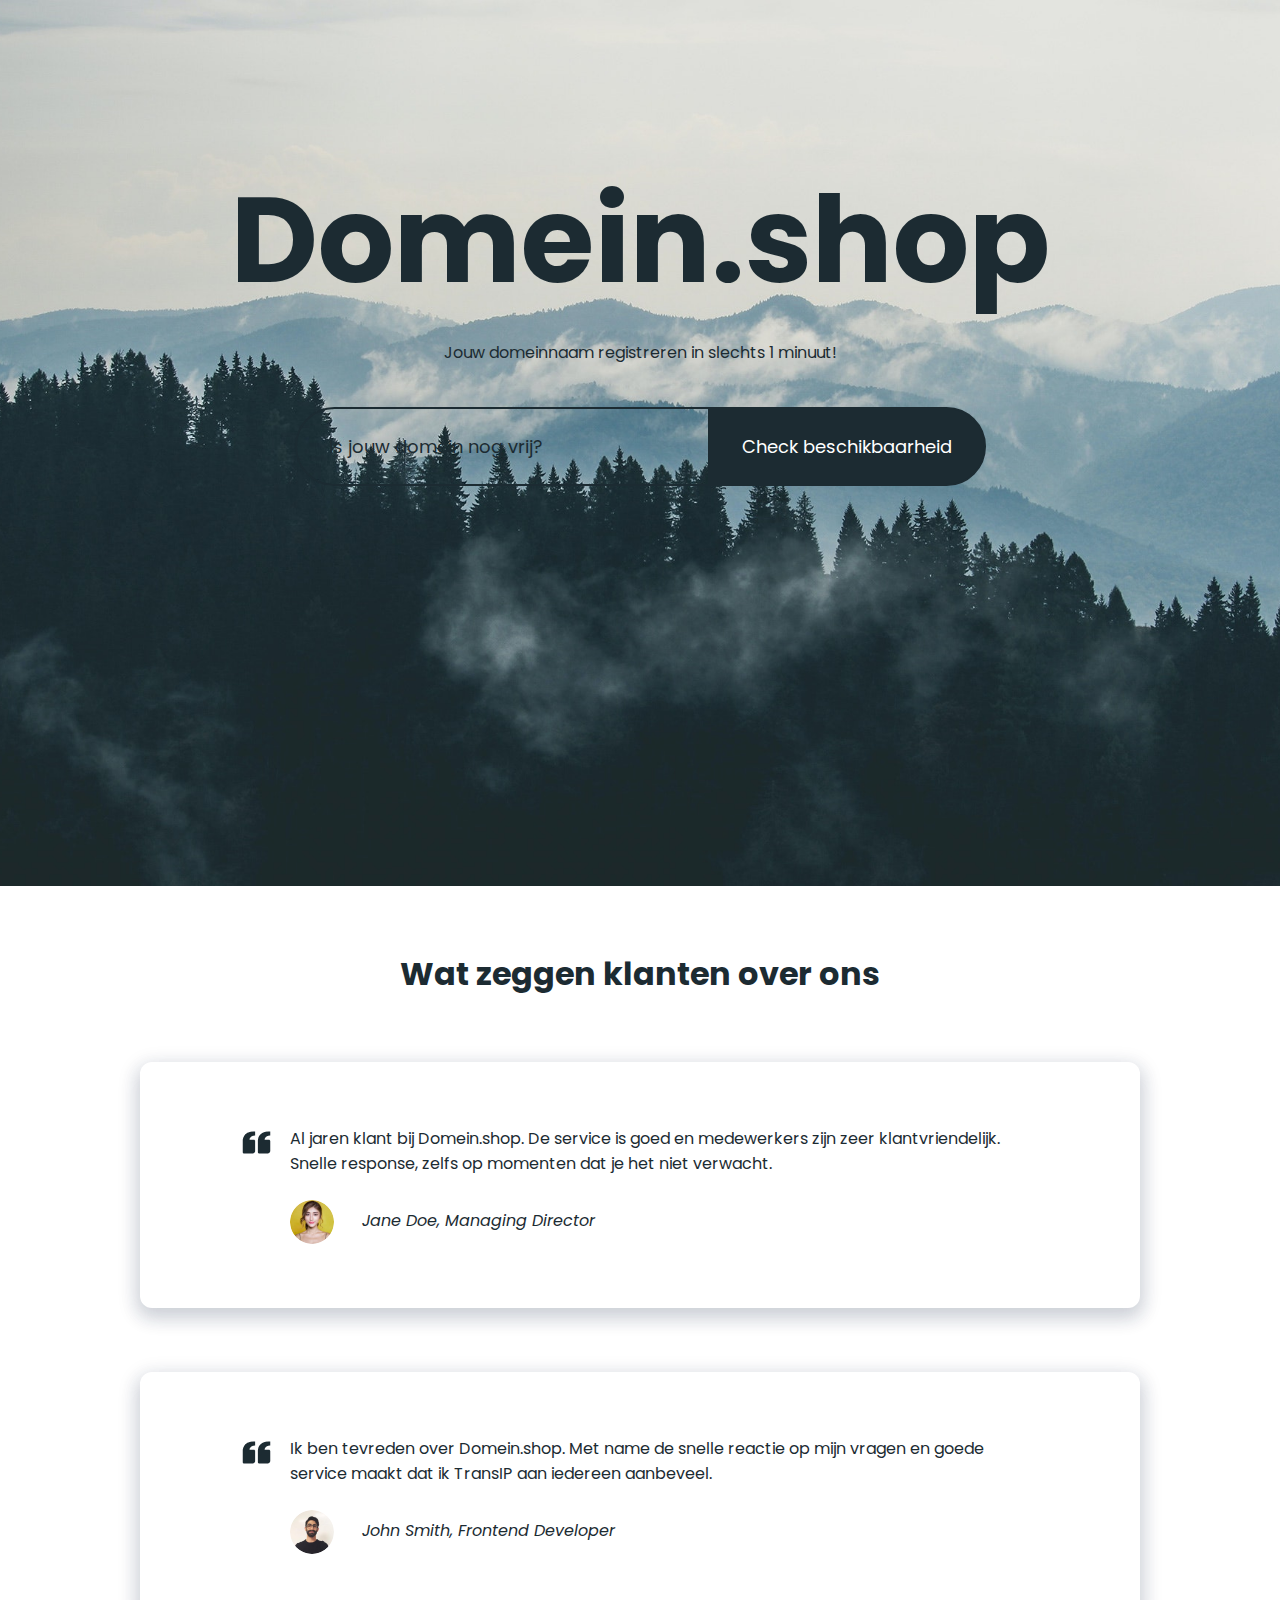
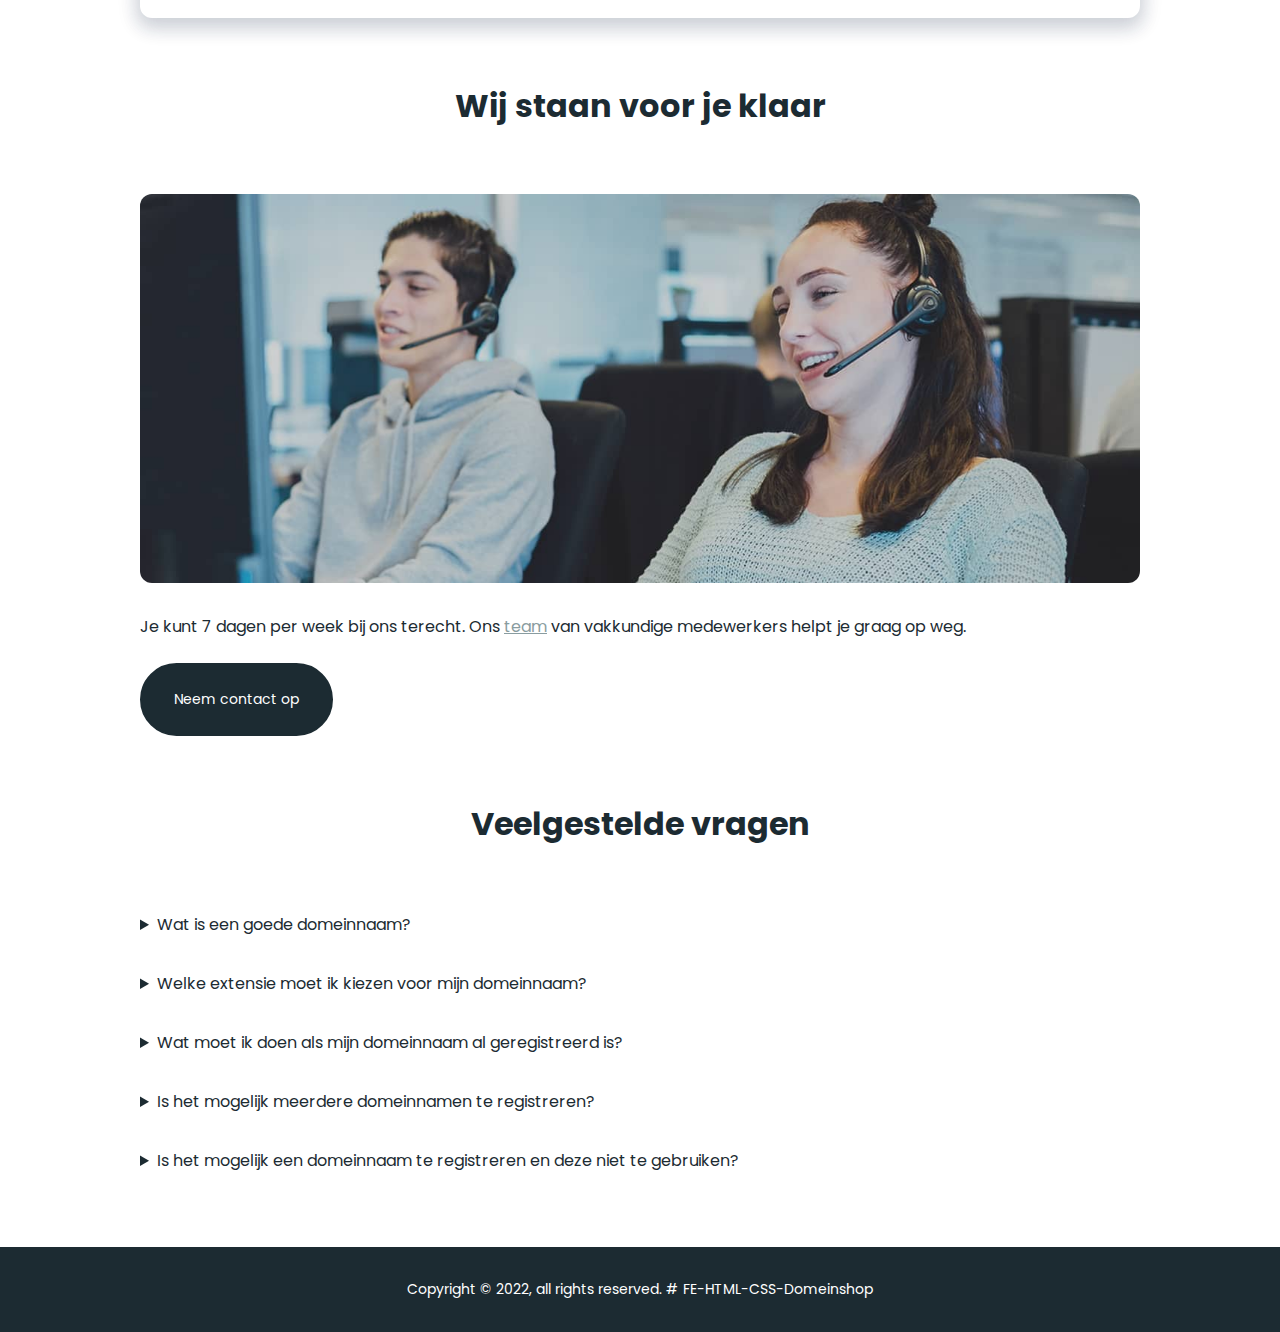
<file: index.html>
<!DOCTYPE html>
<html lang="en">
<head>
    <meta charset="UTF-8">
    <link rel="stylesheet" href="styles/styles.css">
    <title>Domein.shop</title>
</head>
<body>

<!-- H E A D E R -->
<header>
    <div class="header width-1000">
        <h1>Domein.shop</h1>
        <div class="header-text">Jouw domeinnaam registreren in slechts 1 minuut!</div>
        <form class="domain-checker">
            <div class="domain-input-box">
                <label>
                    <Input class="domain-input" type="text" placeholder="Is jouw domein nog vrij?">
                </label>
                <Input class="domain-input-button" type="submit" value="Check beschikbaarheid">
            </div>
        </form>
    </div>
</header>

<!-- M A I N -->
<main>

    <!-- T E S T I M O N I A L -->
    <section class="testimonial section-margin">
        <h2>Wat zeggen klanten over ons</h2>
        <article class="review-box section-margin">
            <img class="quote-icon" src="assets/icons/quote-left.png" alt="quote-icon">
            <blockquote class="review">Al jaren klant bij Domein.shop. De service is goed en medewerkers zijn zeer
                klantvriendelijk. Snelle
                response, zelfs op momenten dat je het niet verwacht.
            </blockquote>

            <img class="reviewer-avatar" src="assets/images/avatar-jane.png" alt="Avatar Jane">
            <p class="reviewer">Jane Doe, Managing Director</p>
        </article>

        <article class="review-box section-margin">
            <img class="quote-icon" src="assets/icons/quote-left.png" alt="quote-icon">
            <blockquote class="review">Ik ben tevreden over Domein.shop. Met name de snelle reactie op mijn vragen en
                goede service maakt dat ik
                TransIP aan iedereen aanbeveel.
            </blockquote>

            <img class="reviewer-avatar" src="assets/images/avatar-john.png" alt="Avatar John">
            <p class="reviewer">John Smith, Frontend Developer</p>
        </article>
    </section>

    <!-- S U P P O R T -->
    <section class="contact section-margin">
        <h2>Wij staan voor je klaar</h2>

        <img class="contact-img" src="assets/images/callcenter.jpg" alt="Callcenter">

        <p class="contact-txt">Je kunt 7 dagen per week bij ons terecht. Ons <a href="team.html">team</a> van
            vakkundige medewerkers helpt je graag op weg.</p>

        <button class="contact-btn">Neem contact op</button>
    </section>

    <!-- F A Q -->
    <section class="faq section-margin">
        <h2>Veelgestelde vragen</h2>
        <details class="faq-details">
            <summary class="faq-que">Wat is een goede domeinnaam?</summary>
            <p class="faq-ans">Een goede domeinnaam moet aan enkele eisen voldoen. Ten eerste mag jouw domeinnaam niet
                in strijd zijn
                met de
                openbare orde of de goede zeden. Dit betekent dat je geen ongepaste domeinnaam mag registreren. Verder
                mag
                een domeinnaam enkel uit letters, cijfers en eventueel een liggend streepje bestaan. Andere leestekens
                zijn
                niet toegestaan.</p>
        </details>

        <details class="faq-details">
            <summary class="faq-que">Welke extensie moet ik kiezen voor mijn domeinnaam?</summary>
            <p class="faq-ans">Je mag helemaal zelf kiezen welke extensie jouw domeinnaam krijgt. Dit kan een .nl-extensie
                zijn, maar
                ook een
                .be-extensie, een .de-extensie of een .com-extensie. Vraag jezelf af op welke markt je je gaat
                richten, in
                het heden én in de toekomst. Ben je niet van plan je business de grens over te brengen? Dan heb je
                eigenlijk
                alleen een .nl-domeinnaam nodig. Je kunt andere extensies registreren om te voorkomen dat anderen
                dit doen,
                maar deze domeinnamen ga je waarschijnlijk niet zelf gebruiken.</p>
        </details>

        <details class="faq-details">
            <summary class="faq-que">Wat moet ik doen als mijn domeinnaam al geregistreerd is?</summary>
            <p class="faq-ans">Is de domeinnaam die jij wil registreren, al geregistreerd door iemand anders? Dan kun je
                deze niet
                opnieuw
                registreren. Jouw domeinnaam moet namelijk uniek zijn. Als je gewenste domeinnaam al geregistreerd is,
                heb
                je twee mogelijkheden. Ten eerste kun je ervoor kiezen een alternatieve domeinnaam te registreren. Dit
                kan
                een domeinnaam zijn die op jouw eerste keuze lijkt, maar ook een heel ander domein. Je vindt vanzelf wel
                een
                goede domeinnaam die nog vrij is.</p>
        </details>

        <details class="faq-details">
            <summary class="faq-que">Is het mogelijk meerdere domeinnamen te registreren?</summary>
            <p class="faq-ans">Ja, het is zeker mogelijk meerdere domeinnamen te registreren. Als je zou willen, kun je
                wel tientallen
                domeinnamen registreren. Houd er wel rekening mee dat iedere domeinnaam die je registreert, geld kost.
                Hoe
                meer domeinnamen je registreert, des te meer geld je moet betalen voor deze domeinen.</p>
        </details>

        <details class="faq-details">
            <summary class="faq-que">Is het mogelijk een domeinnaam te registreren en deze niet te gebruiken?</summary>
            <p class="faq-ans">Ja, je kunt een domeinnaam registreren zonder deze te gebruiken. Dit gebeurt regelmatig.
                Ten eerste zijn
                er
                veel ondernemers die de domeinnaam van hun nieuwe bedrijf alvast registreren, terwijl ze nog lang geen
                website hebben. Zij willen simpelweg zeker weten dat de domeinnaam nog beschikbaar is als hun website af
                is
                en registreren deze daarom alvast. Verstandig, zeker als je een domeinnaam wil registreren die andere
                mensen
                ook interessant kunnen vinden.</p>
        </details>
    </section>
</main>

<!-- F O O T E R -->
<footer>
    <section class="copyright">
        Copyright © 2022, all rights reserved. # FE-HTML-CSS-Domeinshop
    </section>
</footer>
</body>
</html>
</file>
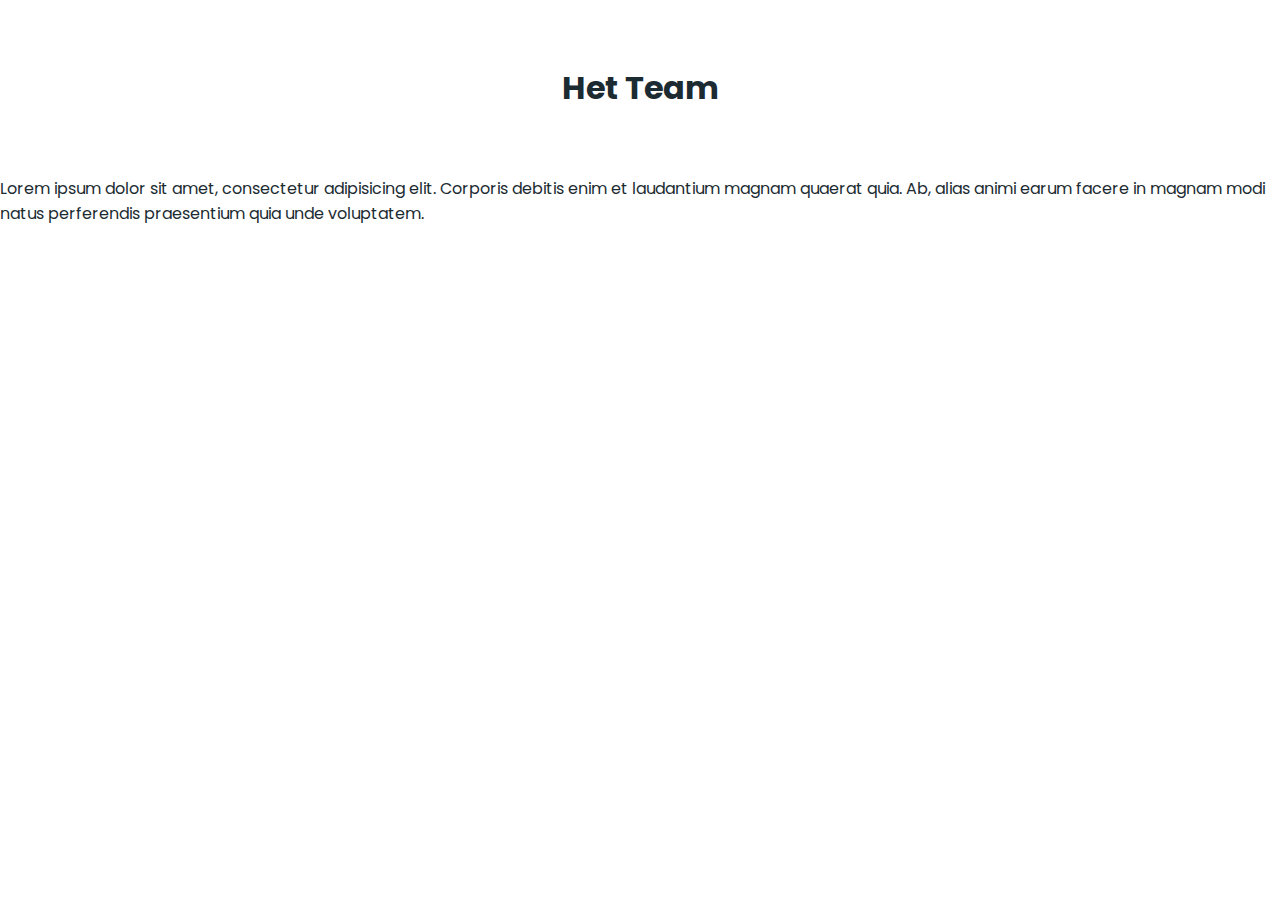
<file: team.html>
<!DOCTYPE html>
<html lang="en">
<head>
    <meta charset="UTF-8">
    <link rel="stylesheet" href="styles/styles.css">
    <title>Medewerkers</title>
</head>
<body>
    <h2>Het Team</h2>
<p>Lorem ipsum dolor sit amet, consectetur adipisicing elit. Corporis debitis enim et laudantium magnam quaerat quia. Ab, alias animi earum facere in magnam modi natus perferendis praesentium quia unde voluptatem.</p>
</body>
</html>
</file>
<file: styles/styles.css>
/*
#899CA0
#1C2B32
*/

@import url('https://fonts.googleapis.com/css2?family=Poppins:ital,wght@0,100;0,200;0,300;0,400;0,500;0,600;0,700;0,800;0,900;1,100;1,200;1,300;1,400;1,500;1,600;1,700;1,800;1,900&display=swap');

/*////////////////////////////////////////////////////////////////////////
Table of Contents:
    1. Global Styles
    2. Typografie
    3. Areas
        3.1 Header
        3.2 Testimonial
        3.3 Support
        3.4 Faq
        3.5 Footer
////////////////////////////////////////////////////////////////////////*/

/*////////////////////////
    1. Global Styles
////////////////////////*/
* {
    box-sizing: border-box;
    margin: 0;
    padding: 0;
}

body {
    font-family: Poppins, sans-serif;
    color: #1C2B32;
}

main {
    max-width: 1000px;
    margin: auto;
}

.section-margin {
    margin: 64px 0;
}

/*////////////////////////
    2. Typography
////////////////////////*/
h1 {
    font-size: 120px;
}

h2 {
    font-size: 32px;
    margin: 64px 0;
}

h1, h2 {
    font-weight: 700;
    text-align: center;
}

input, button {
    font-family: inherit;
}

a,
a:link,
a:visited {
    color: #899CA0;
    text-decoration: underline;
}

a:hover {
    text-decoration: none;
}

/*////////////////////////
    3. Areas
////////////////////////*/

/*///////////// 3.1 Header /////////////*/
header {
    background-color: #899CA0;
    background-image: url("../assets/images/mountains.jpg");
    background-size: cover;
    background-repeat: no-repeat;
    background-position: top;
    overflow: hidden;
}

.header {
    padding: 150px 0 400px 0;
    margin: 0 auto;
    text-align: center;
    color: #1C2B32;
}

.header-text {
    margin: 10px;
}

.domain-input {
    /*margin-right: -7px;*/
    margin-top: 32px;
    background-color: transparent;
    border: 2px solid #1C2B32;
    border-radius: 50px 0 0 50px;
    padding: 24px 32px;
    /*text-align: left;*/
    font-size: 18px;
    color: #1C2B32;
}

.domain-input::placeholder {
    color: #1C2B32;
}

.domain-input:focus::placeholder {
    color: transparent;
}

.domain-input-box [type="text"]:focus {
    outline: none;
}

.domain-input-button {
    margin-left: -7px;
    border: 2px solid #1C2B32;
    border-radius: 0 50px 50px 0;
    padding: 24px 32px;
    background-color: #1C2B32;
    color: white;
    font-size: 18px;
}

.domain-input-button:hover {
    background-color: #899CA0;
    color: #1C2B32;
}

/*///////////// 3.2 Testimonial /////////////*/
.review-box {
    position: relative;
    padding: 64px 96px 64px 150px;
    border-radius: 12px;
    box-shadow: 0 8px 18px 2px rgba(24, 39, 75, 0.12),
    0 6px 20px 4px rgba(24, 39, 75, 0.12);
}

.quote-icon {
    position: absolute;
    left: 100px;
    top: 64px;
}

.review {
    margin-bottom: 24px;
}

.reviewer-avatar {
    width: 44px;
    height: 44px;
    border-radius: 22px;
    vertical-align: middle;
}

.reviewer {
    font-style: italic;
    display: inline;
    margin-left: 24px;
}

/*///////////// 3.3 Support /////////////*/

.contact {
    margin: 64px 0;
}

.contact-img {
    max-width: 100%;
    border-radius: 12px;
}

.contact-txt {
    margin: 24px 0;
}

.contact-btn {
    border: 2px solid #1C2B32;
    border-radius: 50px;
    padding: 24px 32px;
    background-color: #1C2B32;
    color: white;
    font-size: 14px;
    outline: none;
}

.contact-btn:hover {
    background-color: #899CA0;
    color: #1C2B32;
}

/*///////////// 3.4 Faq /////////////*/
.faq-details {
    margin: 24px 0;
}

.faq-que {
    margin: 10px 0;
}

.faq-que:hover {
    cursor: pointer;
}

.faq-ans {
    padding: 24px 32px;
    color: white;
    background-color: #899CA0;
    border-radius: 12px;
}

/*///////////// 3.5 Footer /////////////*/
footer {
    background-color: #1C2B32;
    padding-block: 32px;
}

.copyright {
    font-size: 14px;
    text-align: center;
    color: white;
}
</file>
